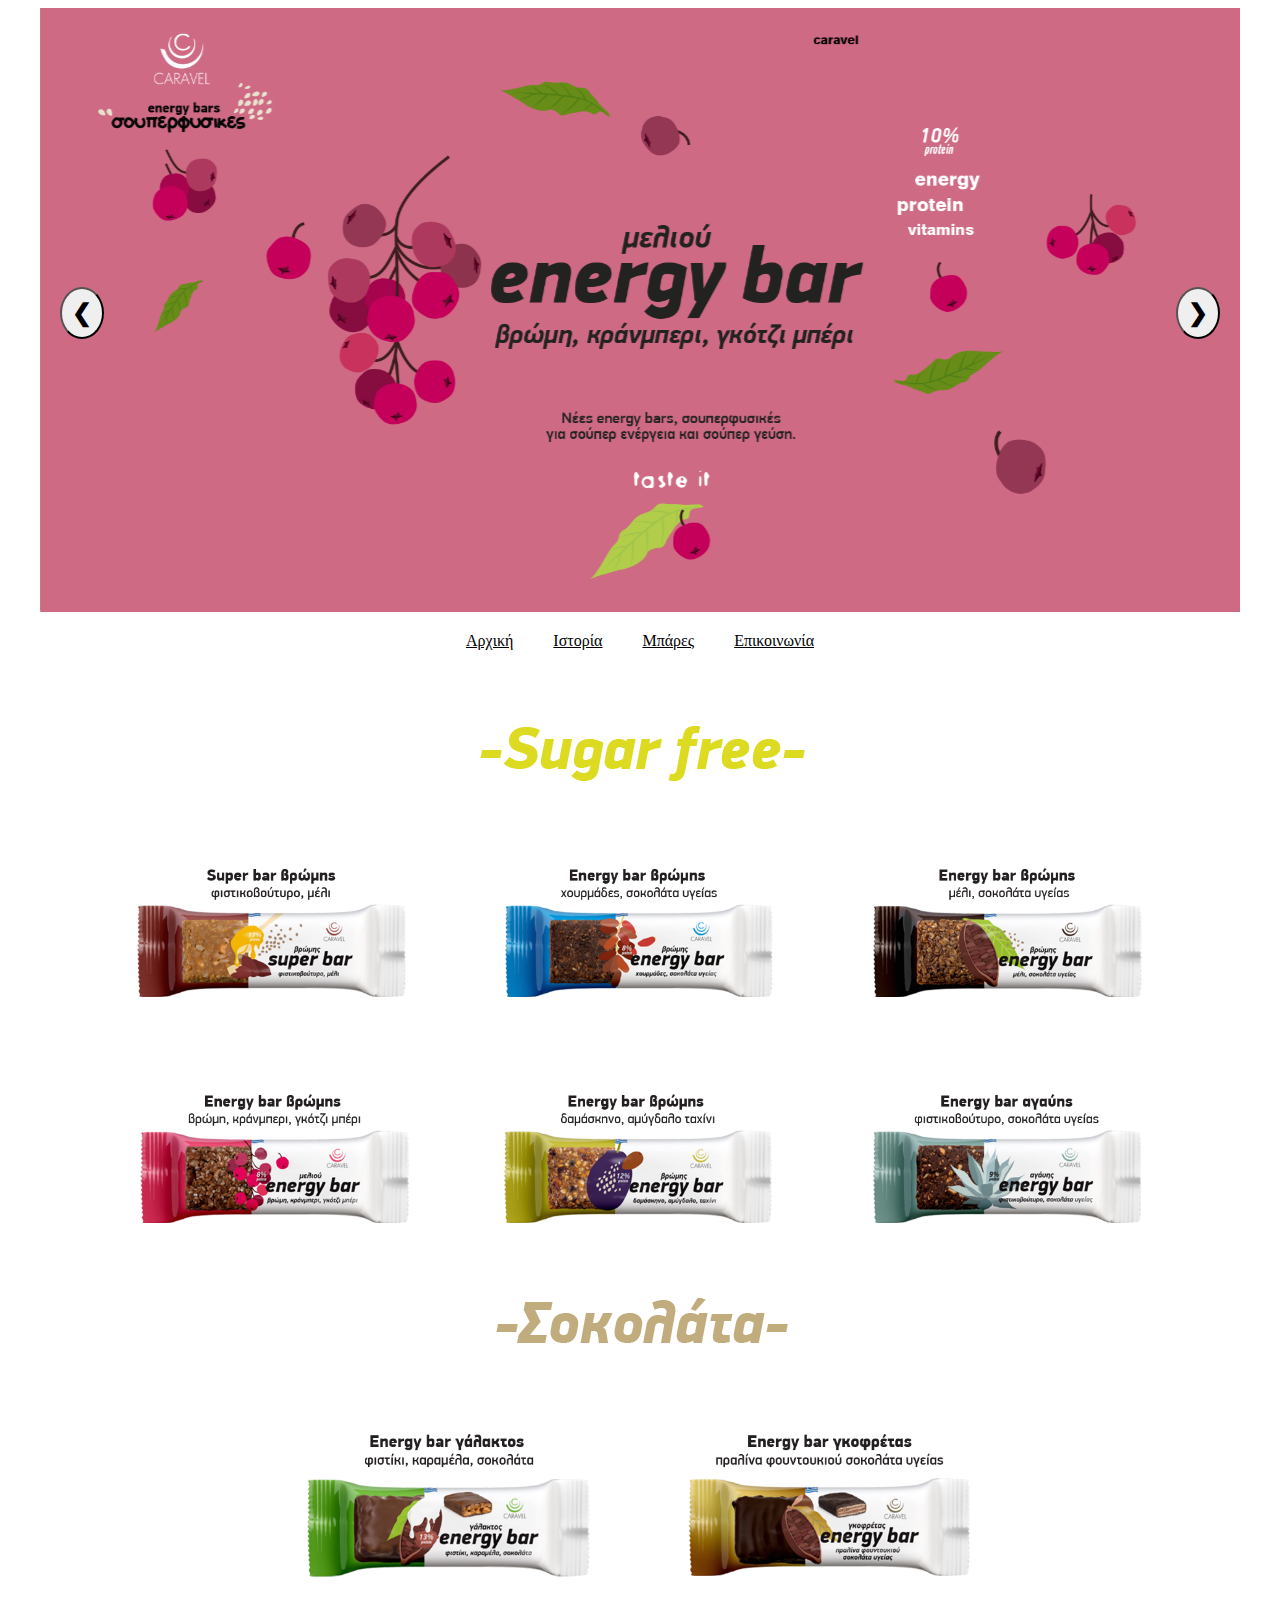
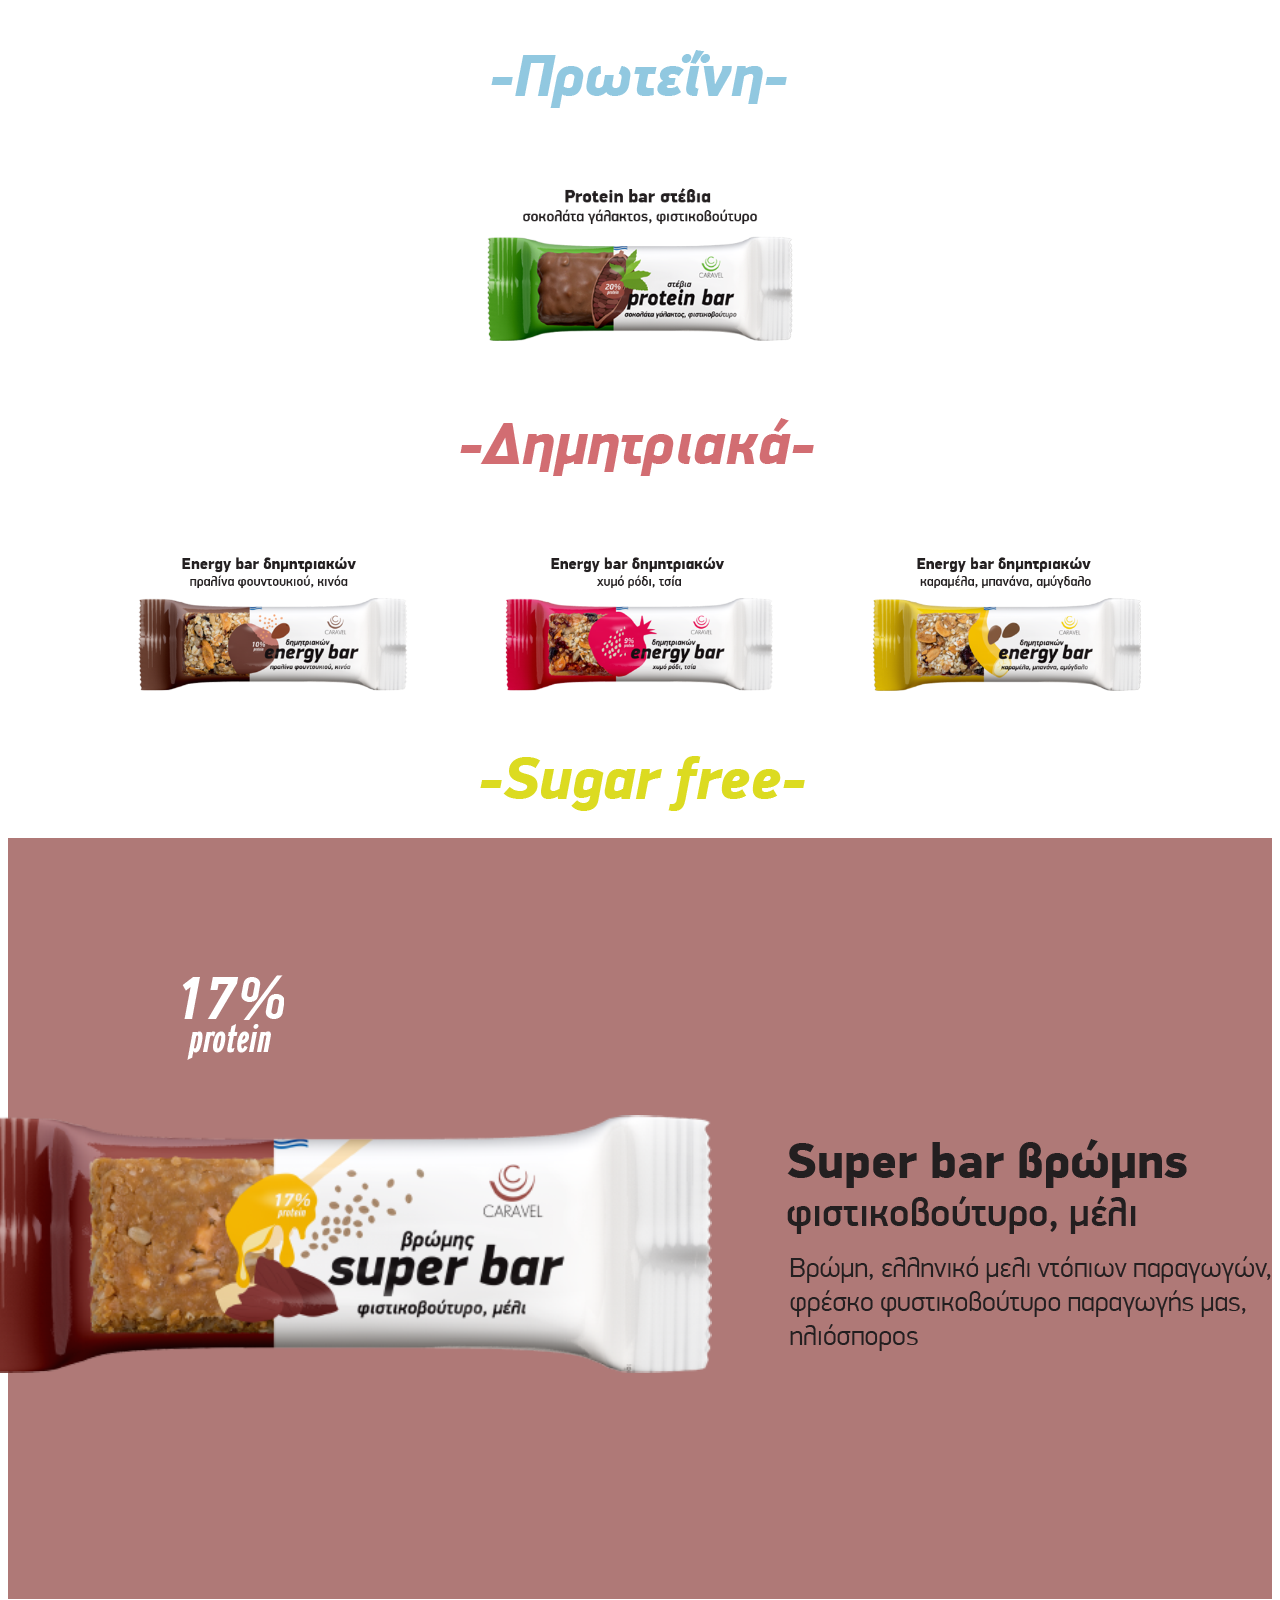
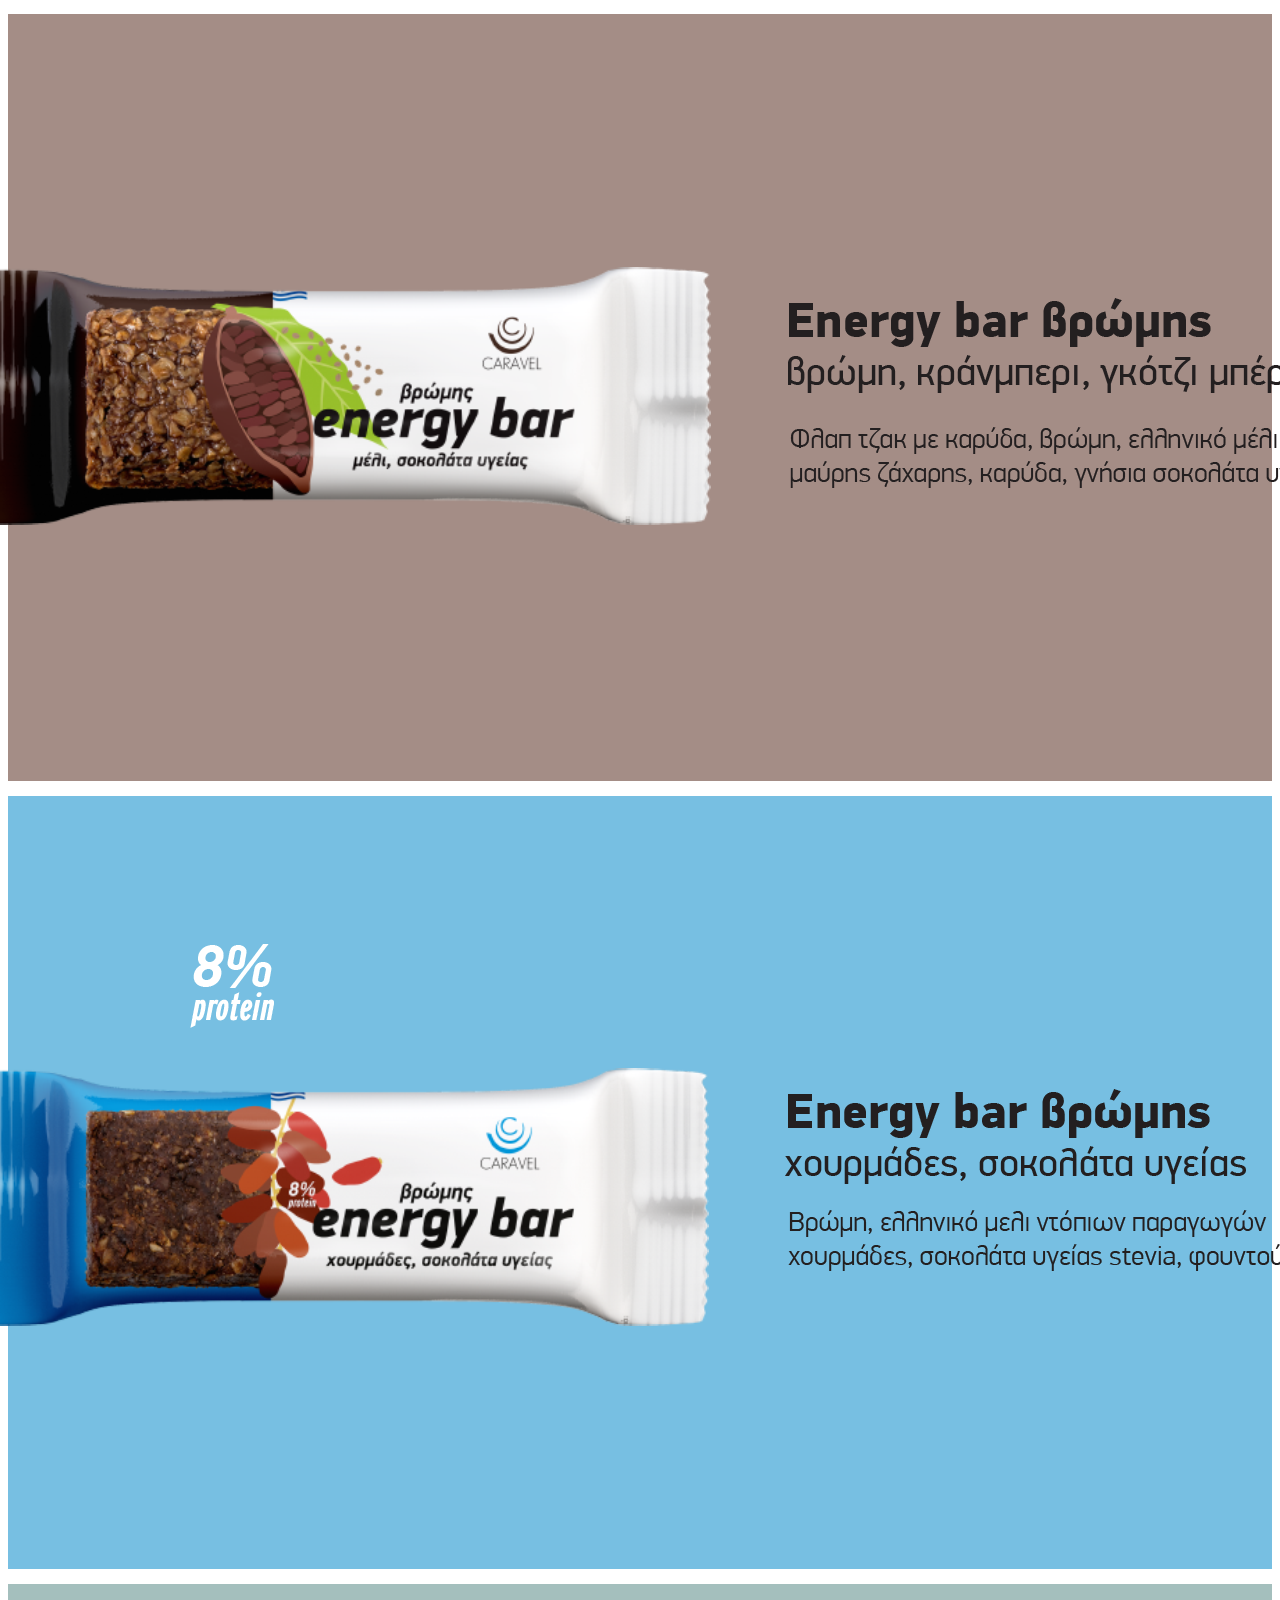
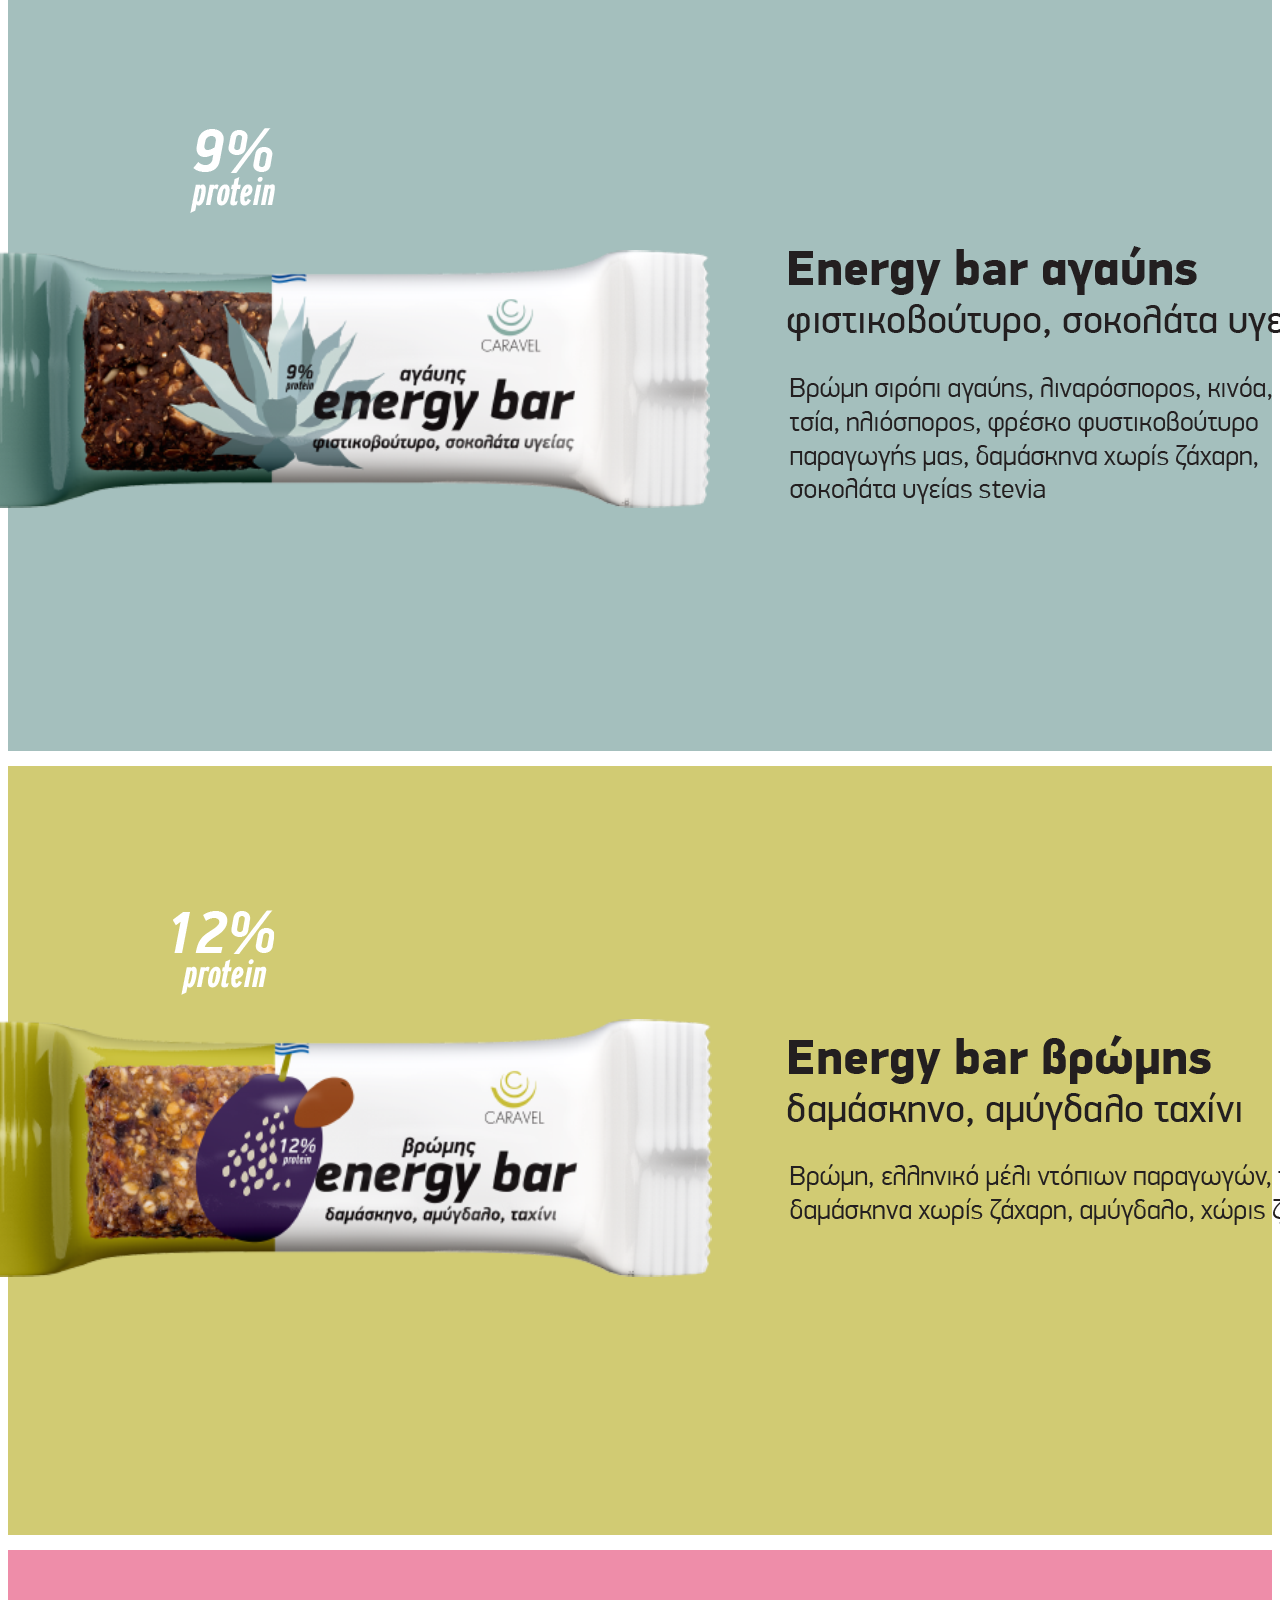
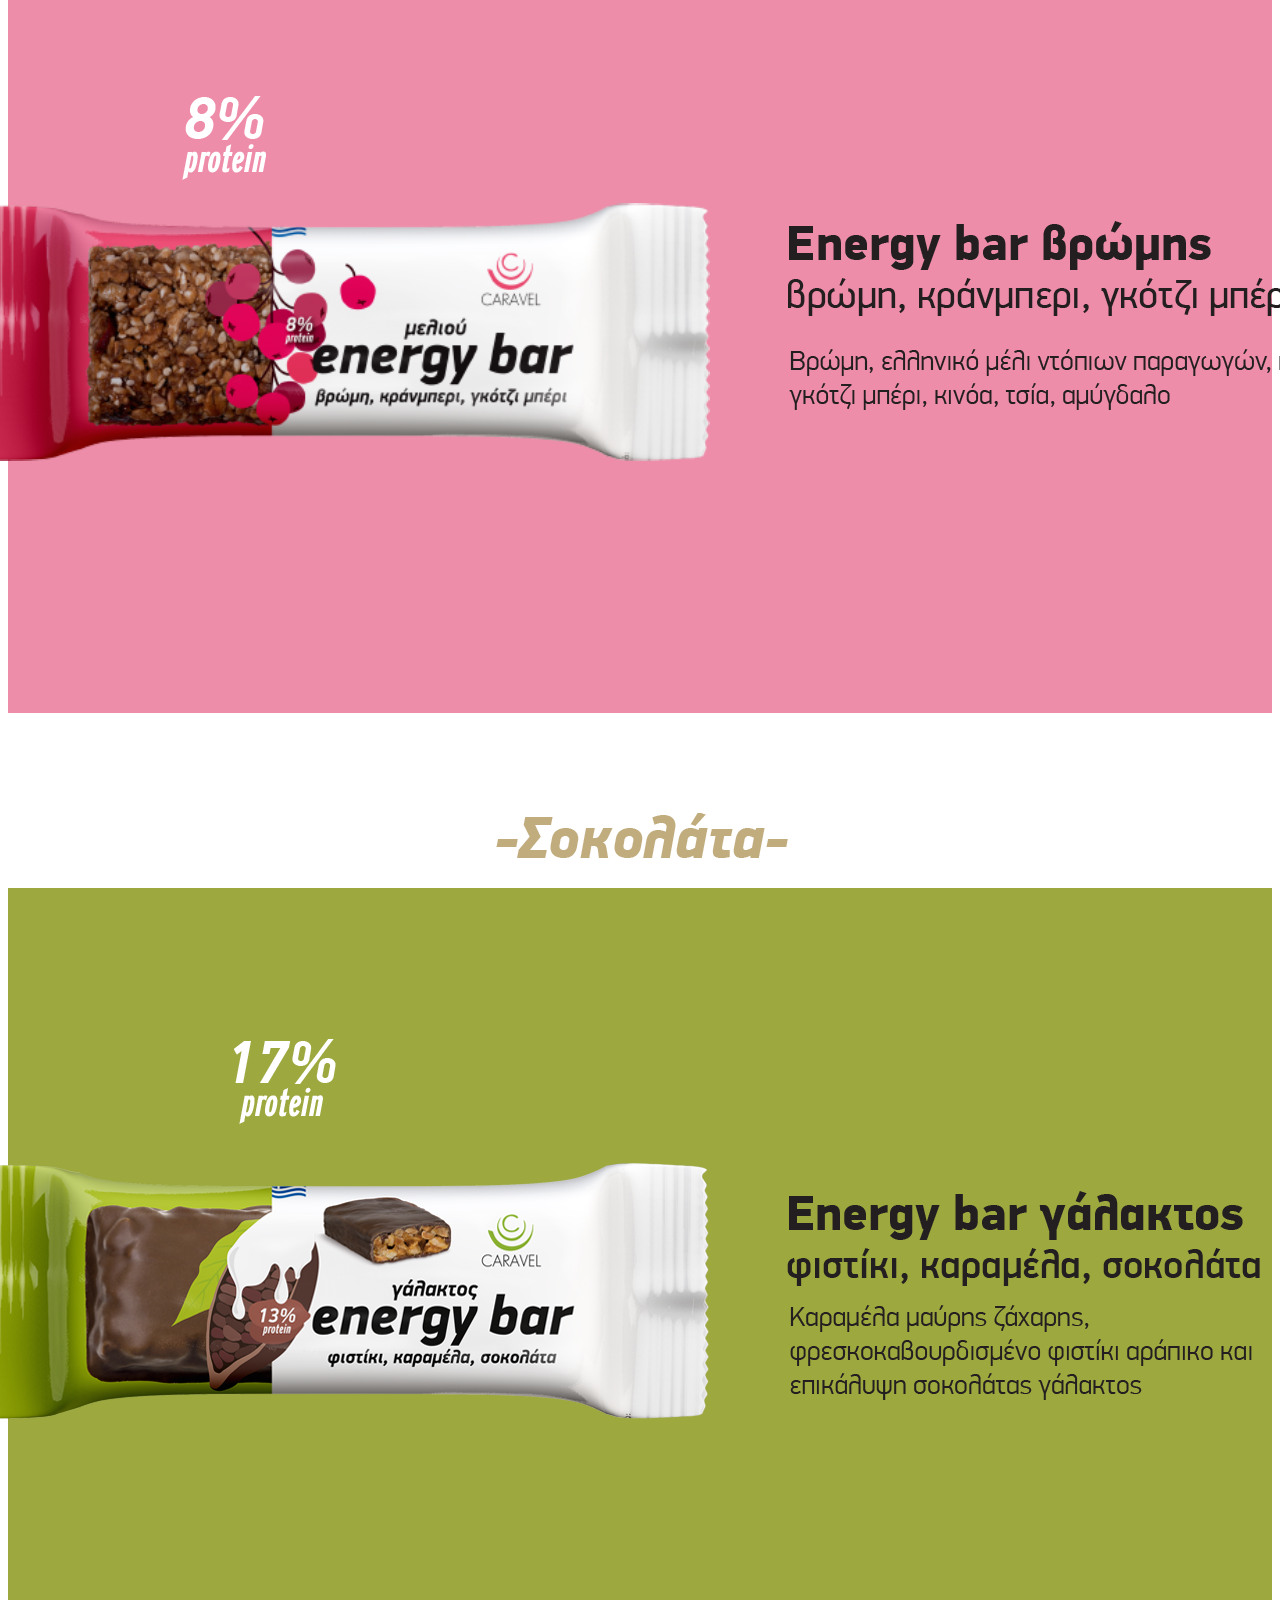
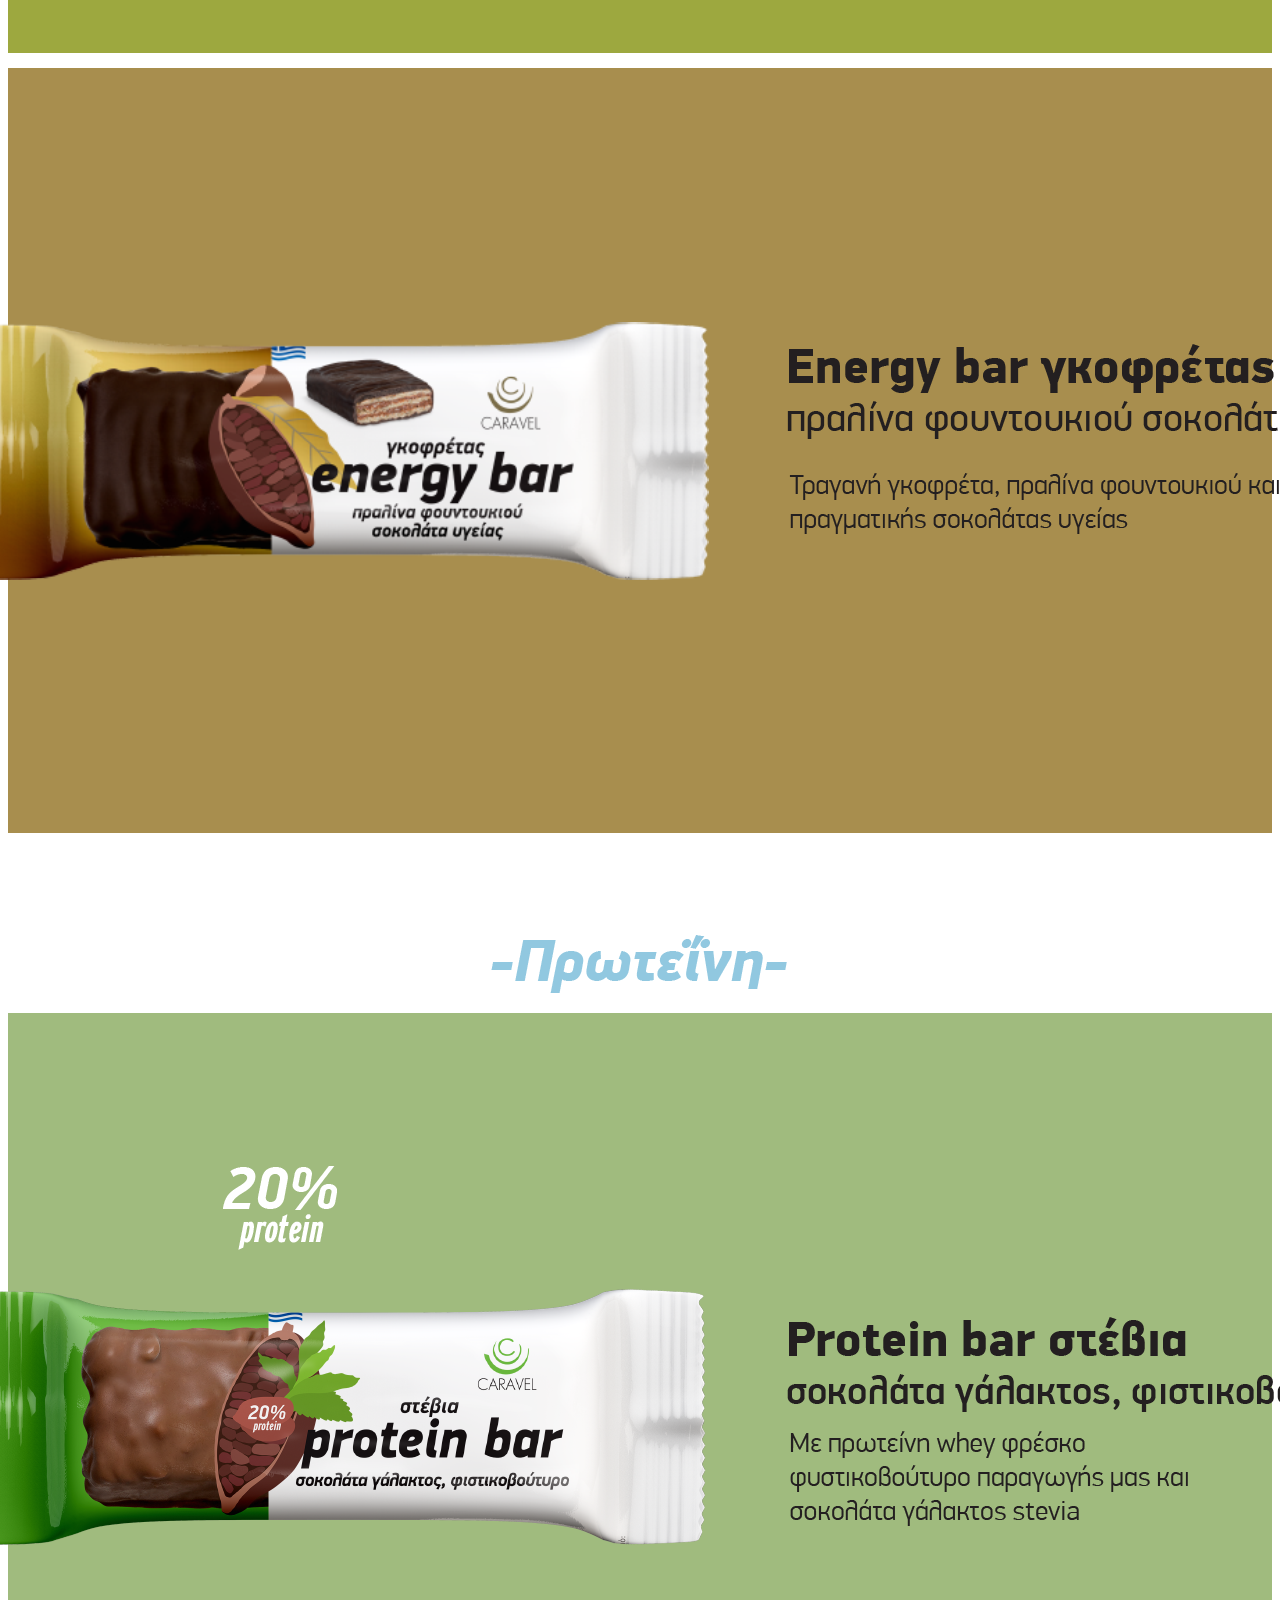
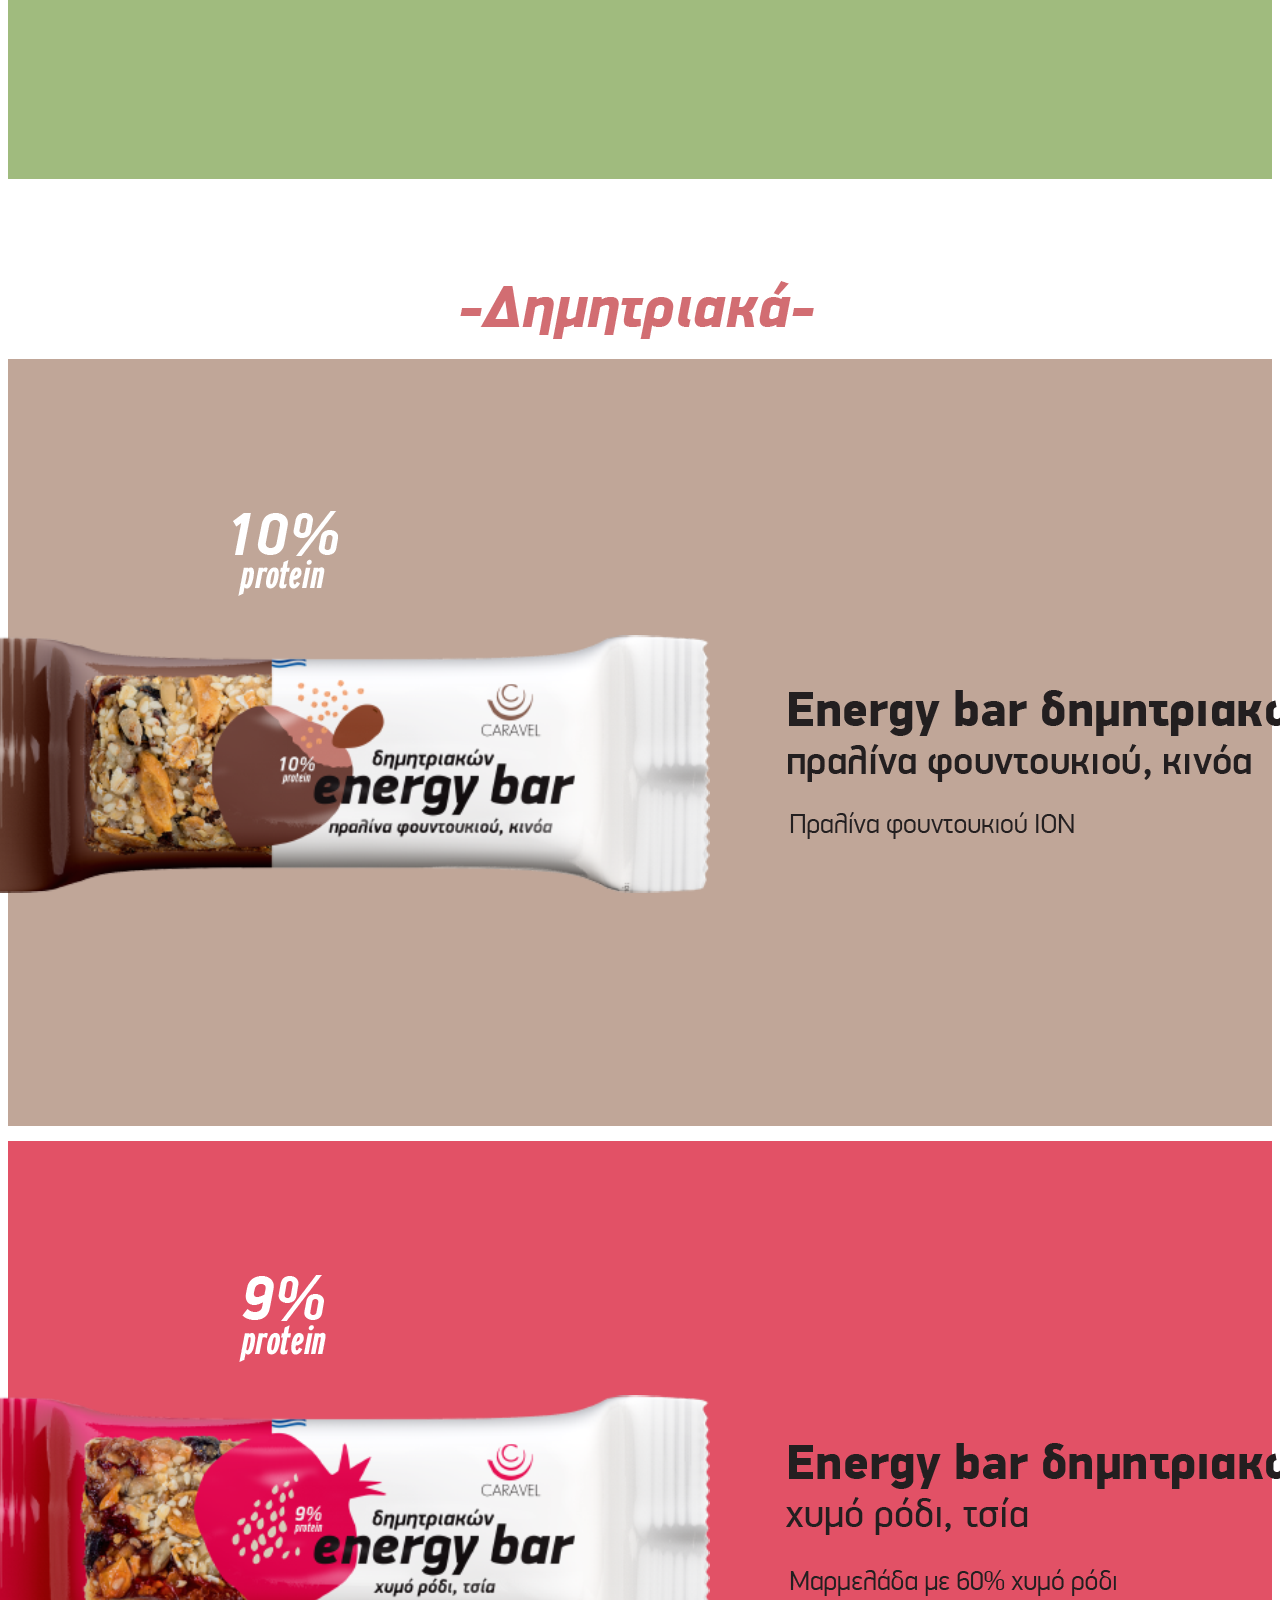
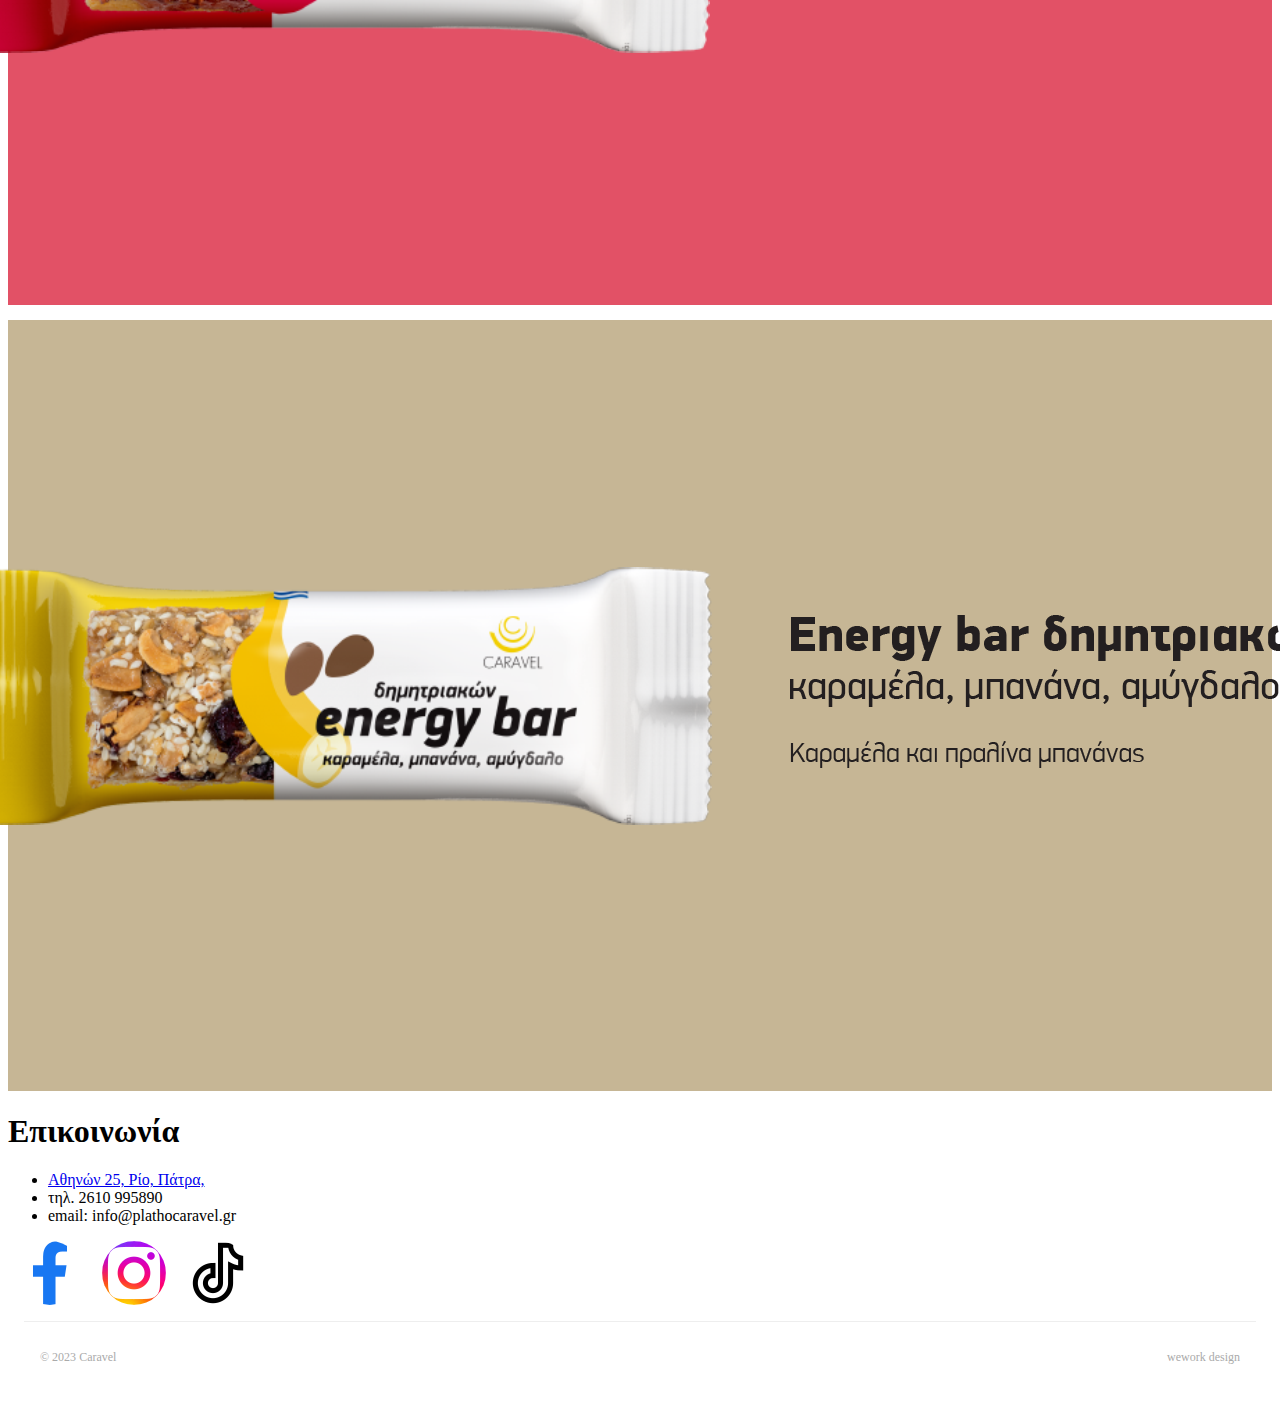
<file: index.html>
<!DOCTYPE html>
<html lang="en">
  <head>
    <meta charset="UTF-8" />
    <meta name="viewport" content="width=device-width, initial-scale=1.0" />
    <title>Caravel</title>
    <link rel="stylesheet" href="style.css" />
  </head>
  <body>
    <div class="carousel-container" id="carousel">
      <div class="carousel">
        <div class="slide">
          <img src="./carousel/WEB1 copy.png" alt="Image 1" />
        </div>
        <div class="slide">
          <img src="./carousel/WEB2 copy.png" alt="Image 2" />
        </div>
        <div class="slide">
          <img src="./carousel/WEB3 copy.png" alt="Image 3" />
        </div>
        <div class="slide">
          <img src="./carousel/WEB4 copy.png" alt="Image 4" />
        </div>
        <div class="slide">
          <img src="./carousel/WEB5 copy.png" alt="Image 5" />
        </div>
        <div class="slide">
          <img src="./carousel/WEB6 copy.png" alt="Image 6" />
        </div>
        <div class="slide">
          <img src="./carousel/WEB7 copy.png" alt="Image 7" />
        </div>
      </div>
      <button class="prev" onclick="prevSlide()">&#10094;</button>
      <button class="next" onclick="nextSlide()">&#10095;</button>
    </div>

    <nav class="navbar">
      <div class="menu-toggle" id="menu-toggle">
        <span class="bar"></span>
        <span class="bar"></span>
        <span class="bar"></span>
      </div>
      <ul class="navbar-menu" id="navbar-menu">
        <li><a href="#carousel">Αρχική</a></li>
        <li><a href="#about">Ιστορία</a></li>
        <li><a href="#sugarfree">Μπάρες</a></li>
        <li><a href="#epikinonia">Επικοινωνία</a></li>
      </ul>
    </nav>

    <div class="sugar-free">
      <a href="#sugarfree"
        ><img src="./New folder/sugar free.png" alt="sugar-free"
      /></a>
    </div>

    <div class="image-grid">
      <div class="grid-item">
        <a href="#superbars1"
          ><img src="./New folder/bromi.png" alt="βρωμη"
        /></a>
      </div>
      <div class="grid-item">
        <a href="#energyxourmades"
          ><img src="./New folder/xourmades.png" alt="χουρμαδες"
        /></a>
      </div>
      <div class="grid-item">
        <a href="#energybar"><img src="./New folder/meli.png" alt="μελι" /></a>
      </div>
      <div class="grid-item">
        <a href="#energybarkotsi"
          ><img src="./New folder/kotsiberi.png" alt="κοτσιμπερι"
        /></a>
      </div>
      <div class="grid-item">
        <a href="#energybartaxini"
          ><img src="./New folder/damaskino.png" alt="δαμασκηνο"
        /></a>
      </div>
      <div class="grid-item">
        <a href="#energybaragavis"
          ><img src="./New folder/agavi.png" alt="αγαβη"
        /></a>
      </div>
    </div>

    <div class="sokolata">
      <a href="#chocolate"
        ><img src="./New folder/sokolata.png" alt="sokolata"
      /></a>
    </div>

    <!-- New Flexbox Container -->
    <div class="flexbox-container">
      <div class="flexbox-item">
        <a href="#energybargalaktos"
          ><img src="./New folder/φιστικι.png" alt="φιστικι"
        /></a>
      </div>
      <div class="flexbox-item">
        <a href="#energybargofreta"
          ><img src="./New folder/pralina.png" alt="πραλινα"
        /></a>
      </div>
    </div>

    <div class="protein">
      <a href="#proteini"
        ><img src="./New folder/protein.png" alt="πρωτεινη"
      /></a>
    </div>

    <div class="grid-container">
      <div class="grid-new">
        <a href="#stevia"
          ><img src="./New folder/proteini.png" alt="πρωτεινη"
        /></a>
      </div>
    </div>

    <div class="dimitriaka">
      <a href="#cereal"
        ><img src="./New folder/dimitriaka.png" alt="δημητριακα"
      /></a>
    </div>

    <div class="dimitriaka-container">
      <div class="dimitriaka-item">
        <a href="#energybarpralina"
          ><img src="./New folder/φουντουκι.png" alt="φουντουκι"
        /></a>
      </div>
      <div class="dimitriaka-item">
        <a href="#energybarrodi"
          ><img src="./New folder/ροδι.png" alt="ροδι"
        /></a>
      </div>
      <div class="dimitriaka-item">
        <a href="#energybarkaramela"
          ><img src="./New folder/καραμελα.png" alt="καραμελα"
        /></a>
      </div>
    </div>

    <div id="sugarfree">
      <img src="./New folder/sugar free.png" alt="sugar-free" />
    </div>
    <div id="superbars1">
      <img src="./New folder/super bars 1.png" alt="superbars1" />
    </div>
    <div id="energybar">
      <img src="./New folder/energy bar.png" alt="energybar" />
    </div>
    <div id="energyxourmades">
      <img src="./New folder/energy bar xourmades.png" alt="energyxourmades" />
    </div>
    <div id="energybaragavis">
      <img src="./New folder/energy bar agavis.png" alt="energybaragavis" />
    </div>
    <div id="energybartaxini">
      <img src="./New folder/energy bar taxini.png" alt="energybartaxini" />
    </div>
    <div id="energybarkotsi">
      <img src="./New folder/energy bar kotsib.png" alt="energybarkotsi" />
    </div>
    <div id="chocolate">
      <img src="./New folder/sokolata.png" alt="sokolata" />
    </div>
    <div id="energybargalaktos">
      <img src="./New folder/energy bar galaktos.png" alt="energybargalaktos" />
    </div>
    <div id="energybargofreta">
      <img src="./New folder/energy bar gofreta.png" alt="energybargofreta" />
    </div>
    <div id="proteini">
      <img src="./New folder/protein.png" alt="πρωτεινη" />
    </div>
    <div id="stevia">
      <img src="./New folder/stevia.png" alt="stevia" />
    </div>
    <div id="cereal">
      <img src="./New folder/dimitriaka.png" alt="δημητριακα" />
    </div>
    <div id="energybarpralina">
      <img src="./New folder/energy bar pralina.png" alt="pralina" />
    </div>
    <div id="energybarrodi">
      <img src="./New folder/energy bar rodi.png" alt="energybarrodi" />
    </div>
    <div id="energybarkaramela">
      <img src="./New folder/energy bar karamela.png" alt="energybarkaramela" />
    </div>
    <div id="epikinonia">
      <h1>Επικοινωνία</h1>
    </div>
    <nav class="contact">
      <div class="menu-toggle1" id="menu-toggle1">
        <span class="bar"></span>
        <span class="bar"></span>
        <span class="bar"></span>
      </div>
      <ul class="navbar-menu1" id="navbar-menu1">
        <li>
          <a
            href="https://www.google.com/maps/place/CARAVEL/@38.2943355,21.7886395,20z/data=!4m15!1m8!3m7!1s0x135e4b939bc65647:0x777247f979971c98!2sAthinon+25,+Rio+265+04!3b1!8m2!3d38.2945111!4d21.788814!16s%2Fg%2F11gg6k5fvk!3m5!1s0x135e4996cfc47f25:0xe97bb3ae925cebf1!8m2!3d38.2944336!4d21.7885956!16s%2Fg%2F11btz2jk1n?entry=ttu"
            >Αθηνών 25, Ρίο, Πάτρα,</a
          >
        </li>
        <li>τηλ. 2610 995890</li>
        <li>email: info@plathocaravel.gr</li>
      </ul>
    </nav>
    <nav class="social">
      <div class="socials" id="socials">
        <span class="bar"></span>
        <span class="bar"></span>
        <span class="bar"></span>
      </div>
      <ul class="navbar-menu2" id="navbar-menu2">
        <li>
          <a href="https://www.facebook.com/plathocaravel">
            <img
              src="./icons/5296500_fb_social media_facebook_facebook logo_social network_icon.png"
              alt="facebook"
          /></a>
        </li>
        <li>
          <a href="https://www.instagram.com/caravel_energy_bars/">
            <img
              src="./icons/5296765_camera_instagram_instagram logo_icon (1).png"
              alt="instagram"
          /></a>
        </li>
        <li>
          <a href="https://www.tiktok.com/@caravel.patisserie"
            ><img
              src="./icons/5576018_communication_media_network_social_tik_icon (1).png"
              alt="tiktok"
          /></a>
        </li>
      </ul>
    </nav>

    <!-- Footer -->
    <footer>
      <p>© 2023 <a href="https://caravels.gr" target="_blank">Caravel</a></p>
      <p><a href="http://wework.gr/" target="_blank">wework design</a></p>
    </footer>

    <script src="script.js"></script>
  </body>
</html>
</file>
<file: style.css>
/* Carousel Styles */
.carousel-container {
  position: relative;
  width: 95%;
  margin: auto;
  overflow: hidden;
}

.carousel {
  display: flex;
  transition: transform 0.5s ease-in-out;
  will-change: transform;
}

.slide {
  min-width: 100%;
  box-sizing: border-box;
}

.slide img {
  width: 100%;
  object-fit: cover;
}

.prev,
.next {
  position: absolute;
  top: 50%;
  transform: translateY(-50%);
  font-size: 24px;
  font-weight: bold;
  transition: 0.5s;
  border-radius: 3px;
  user-select: none;
  padding: 10px;
  cursor: pointer;
  border-radius: 50%;
  z-index: 1;
}

.prev {
  left: 20px;
}

.next {
  right: 20px;
}

.prev:hover,
.next:hover {
  background-color: rgba(0, 0, 0, 0.8);
}

/* NavBar Styles */
.navbar ul {
  list-style-type: none;
  margin: 0;
  padding: 0;
  display: flex;
  justify-content: center;
}

.navbar li {
  float: left;
}

.navbar li a {
  display: block;
  color: black;
  text-align: center;
  padding: 14px 20px;
  text-decoration: underline;
  transition: transform 0.3s ease;
}

.navbar li a:hover {
  transform: scale(1.1);
}

/* Responsive NavBar Styles */
@media (max-width: 768px) {
  .navbar-menu {
    display: none;
    flex-direction: row;
    width: 100%;
    position: absolute;
    left: 0;
    text-align: center;
  }

  .navbar-menu.active {
    display: flex;
  }

  .navbar-menu li {
    float: none;
  }

  .navbar-menu li a {
    padding: 10px;
  }

  .menu-toggle {
    display: block;
  }
}

.sugar-free {
  list-style-type: none;
  margin: 0;
  padding: 50px;
  display: flex;
  justify-content: center;
  transition: transform 0.3s ease;
}

.sugar-free a:hover {
  transform: scale(1.1);
}

/* Responsive Styles for Tablets */
@media (max-width: 1024px) {
  .sugar-free {
    padding: 15px;
  }
}

/* Responsive Styles for Mobile Phones */
@media (max-width: 768px) {
  .sugar-free {
    padding: 15px;
    flex-direction: column;
    align-items: center;
  }
}

/* Image Grid Styles */
.image-grid {
  display: grid;
  grid-template-columns: repeat(3, 1fr);
  gap: 91px;
  width: 80%;
  margin: 20px auto;
}

.grid-item img {
  width: 100%;
  vertical-align: middle;
  transition: transform 0.3s ease;
}

.grid-item img:hover {
  transform: scale(1.1);
}

/* Responsive Styles for Tablets */
@media (max-width: 1024px) {
  .image-grid {
    grid-template-columns: repeat(2, 1fr);
    gap: 60px; /* Μείωση του κενό για tablets */
  }
}

/* Responsive Styles for Mobile Phones */
@media (max-width: 768px) {
  .image-grid {
    grid-template-columns: 1fr; /* Μία στήλη για κινητά τηλέφωνα */
    gap: 30px; /* Μείωση του κενό για κινητά τηλέφωνα */
    width: 90%; /* Μικρότερο πλάτος για κινητά τηλέφωνα */
  }
}
.sokolata {
  list-style-type: none;
  margin: 0;
  padding: 50px;
  display: flex;
  justify-content: center;
  transition: transform 0.3s ease;
}

.sokolata a:hover {
  transform: scale(1.1);
}

.flexbox-container {
  display: grid;
  grid-template-columns: repeat(2, 1fr);
  gap: 91px;
  width: 53%;
  margin: 20px auto;
}

.flexbox-item img {
  width: 100%;
  vertical-align: middle;
  transition: transform 0.3s ease;
}

.flexbox-item img:hover {
  transform: scale(1.1);
}

/* Responsive Styles for Tablets */
@media (max-width: 1024px) {
  .sokolata {
    padding: 30px; /* Μείωση του padding για tablets */
  }

  .flexbox-container {
    grid-template-columns: repeat(2, 1fr); /* Δύο στήλες για tablets */
    gap: 60px; /* Μείωση του κενό για tablets */
    width: 70%; /* Μικρότερο πλάτος για tablets */
  }
}

/* Responsive Styles for Mobile Phones */
@media (max-width: 768px) {
  .sokolata {
    padding: 20px; /* Μείωση του padding για κινητά τηλέφωνα */
    flex-direction: column; /* Στοίχιση στοιχείων κάθετα */
    align-items: center; /* Κεντράρισμα στοιχείων */
  }

  .flexbox-container {
    grid-template-columns: 1fr; /* Μία στήλη για κινητά τηλέφωνα */
    gap: 30px; /* Μείωση του κενό για κινητά τηλέφωνα */
    width: 90%; /* Μικρότερο πλάτος για κινητά τηλέφωνα */
  }
}

.protein {
  list-style-type: none;
  margin: 0;
  padding: 50px;
  display: flex;
  justify-content: center;
  transition: transform 0.3s ease;
}

.protein a:hover {
  transform: scale(1.1);
}

.grid-container {
  display: flexbox;
  gap: 91px;
  width: 25%;
  margin: 20px auto;
}

.grid-new img {
  width: 100%;
  vertical-align: middle;
  transition: transform 0.3s ease;
}

.grid-new img:hover {
  transform: scale(1.1);
}

.dimitriaka {
  list-style-type: none;
  margin: 0;
  padding: 50px;
  display: flex;
  justify-content: center;
}

.dimitriaka a:hover {
  transform: scale(1.1);
}

.dimitriaka-container {
  display: grid;
  grid-template-columns: repeat(3, 1fr);
  gap: 91px;
  width: 80%;
  margin: 20px auto;
}

.dimitriaka-item img {
  width: 100%;
  vertical-align: middle;
  transition: transform 0.3s ease;
}

.dimitriaka-item img:hover {
  transform: scale(1.1);
}

#sugarfree {
  list-style-type: none;
  margin-top: 50px;
  margin-bottom: 15px;
  padding: 0;
  display: flex;
  justify-content: center;
}

#superbars1 {
  list-style-type: none;
  margin-bottom: 15px;
  padding: 50px;
  display: flex;
  justify-content: center;
  background-color: #af7977;
}

#energybar {
  list-style-type: none;
  margin-bottom: 15px;
  padding: 50px;
  display: flex;
  justify-content: center;
  background-color: #a48d86;
}

#energyxourmades {
  list-style-type: none;
  margin-bottom: 15px;
  padding: 50px;
  display: flex;
  justify-content: center;
  background-color: #77bfe2;
}

#energybaragavis {
  list-style-type: none;
  margin-bottom: 15px;
  padding: 50px;
  display: flex;
  justify-content: center;
  background-color: #a4bfbd;
}

#energybartaxini {
  list-style-type: none;
  margin-bottom: 15px;
  padding: 50px;
  display: flex;
  justify-content: center;
  background-color: #d1cb73;
}

#energybarkotsi {
  list-style-type: none;
  margin-bottom: 15px;
  padding: 50px;
  display: flex;
  justify-content: center;
  background-color: #ee8da9;
}

#chocolate {
  list-style-type: none;
  margin-top: 100px;
  margin-bottom: 15px;
  padding: 0;
  display: flex;
  justify-content: center;
}

#energybargalaktos {
  list-style-type: none;
  margin-bottom: 15px;
  padding: 50px;
  display: flex;
  justify-content: center;
  background-color: #9da83f;
}

#energybargofreta {
  list-style-type: none;
  margin-bottom: 15px;
  padding: 50px;
  display: flex;
  justify-content: center;
  background-color: #a88e4e;
}

#proteini {
  list-style-type: none;
  margin-top: 100px;
  margin-bottom: 15px;
  padding: 0;
  display: flex;
  justify-content: center;
}

#stevia {
  list-style-type: none;
  margin-bottom: 15px;
  padding: 50px;
  display: flex;
  justify-content: center;
  background-color: #a0bb7e;
}

#cereal {
  list-style-type: none;
  margin-top: 100px;
  margin-bottom: 15px;
  padding: 0;
  display: flex;
  justify-content: center;
}

#energybarpralina {
  list-style-type: none;
  margin-bottom: 15px;
  padding: 50px;
  display: flex;
  justify-content: center;
  background-color: #c0a698;
}

#energybarrodi {
  list-style-type: none;
  margin-bottom: 15px;
  padding: 50px;
  display: flex;
  justify-content: center;
  background-color: #e25166;
}

#energybarkaramela {
  list-style-type: none;
  margin-bottom: 15px;
  padding: 50px;
  display: flex;
  justify-content: center;
  background-color: #c6b695;
}

body {
  background-color: #fff;
  padding: 0;
}
/* Tablets */
@media (max-width: 1024px) {
  .protein {
    padding: 30px; /* Μείωση του padding για tablets */
  }

  .grid-container {
    width: 50%; /* Μικρότερο πλάτος για tablets */
    gap: 60px; /* Μείωση του κενό για tablets */
  }

  .dimitriaka {
    padding: 30px; /* Μείωση του padding για tablets */
  }

  .dimitriaka-container {
    grid-template-columns: repeat(2, 1fr); /* Δύο στήλες για tablets */
    gap: 60px; /* Μείωση του κενό για tablets */
  }
}

/* Mobile Phones */
@media (max-width: 768px) {
  .protein {
    padding: 20px; /* Μείωση του padding για κινητά τηλέφωνα */
    flex-direction: column; /* Στοίχιση στοιχείων κάθετα */
    align-items: center; /* Κεντράρισμα στοιχείων */
  }

  .grid-container {
    width: 90%; /* Μικρότερο πλάτος για κινητά τηλέφωνα */
    gap: 30px; /* Μείωση του κενό για κινητά τηλέφωνα */
    flex-direction: column; /* Στοίχιση στοιχείων κάθετα */
  }

  .dimitriaka {
    padding: 20px; /* Μείωση του padding για κινητά τηλέφωνα */
    flex-direction: column; /* Στοίχιση στοιχείων κάθετα */
    align-items: center; /* Κεντράρισμα στοιχείων */
  }

  .dimitriaka-container {
    grid-template-columns: 1fr; /* Μία στήλη για κινητά τηλέφωνα */
    gap: 30px; /* Μείωση του κενό για κινητά τηλέφωνα */
  }
}

/* Social Icons Styles */
.social ul {
  list-style-type: none;
  margin: 0;
  margin-right: 20px;
  padding: 0;
  display: flex;
  justify-content: left;
}

.social li {
  margin: 0 10px;
}

.social li a {
  display: block;
  width: auto;
  height: auto;
  text-align: center;
  line-height: normal;
  border-radius: 50%;
  transition: transform 0.3s ease;
  text-decoration: none;
  overflow: hidden;
  padding: 0;
  background-color: transparent;
}

.social li a img {
  width: 100%;
  height: auto;
  display: block;
  object-fit: contain;
}

.social li a:hover {
  transform: scale(1.1);
}

footer {
  border-top: 1px solid #eee;
  text-align: center;
  padding: 1rem;
  margin: 1rem;
  font-size: 0.75rem;
  color: #aaa;
  display: flex;
  justify-content: space-between;
}
footer a {
  color: #aaa;
  text-decoration: none;
}
</file>
